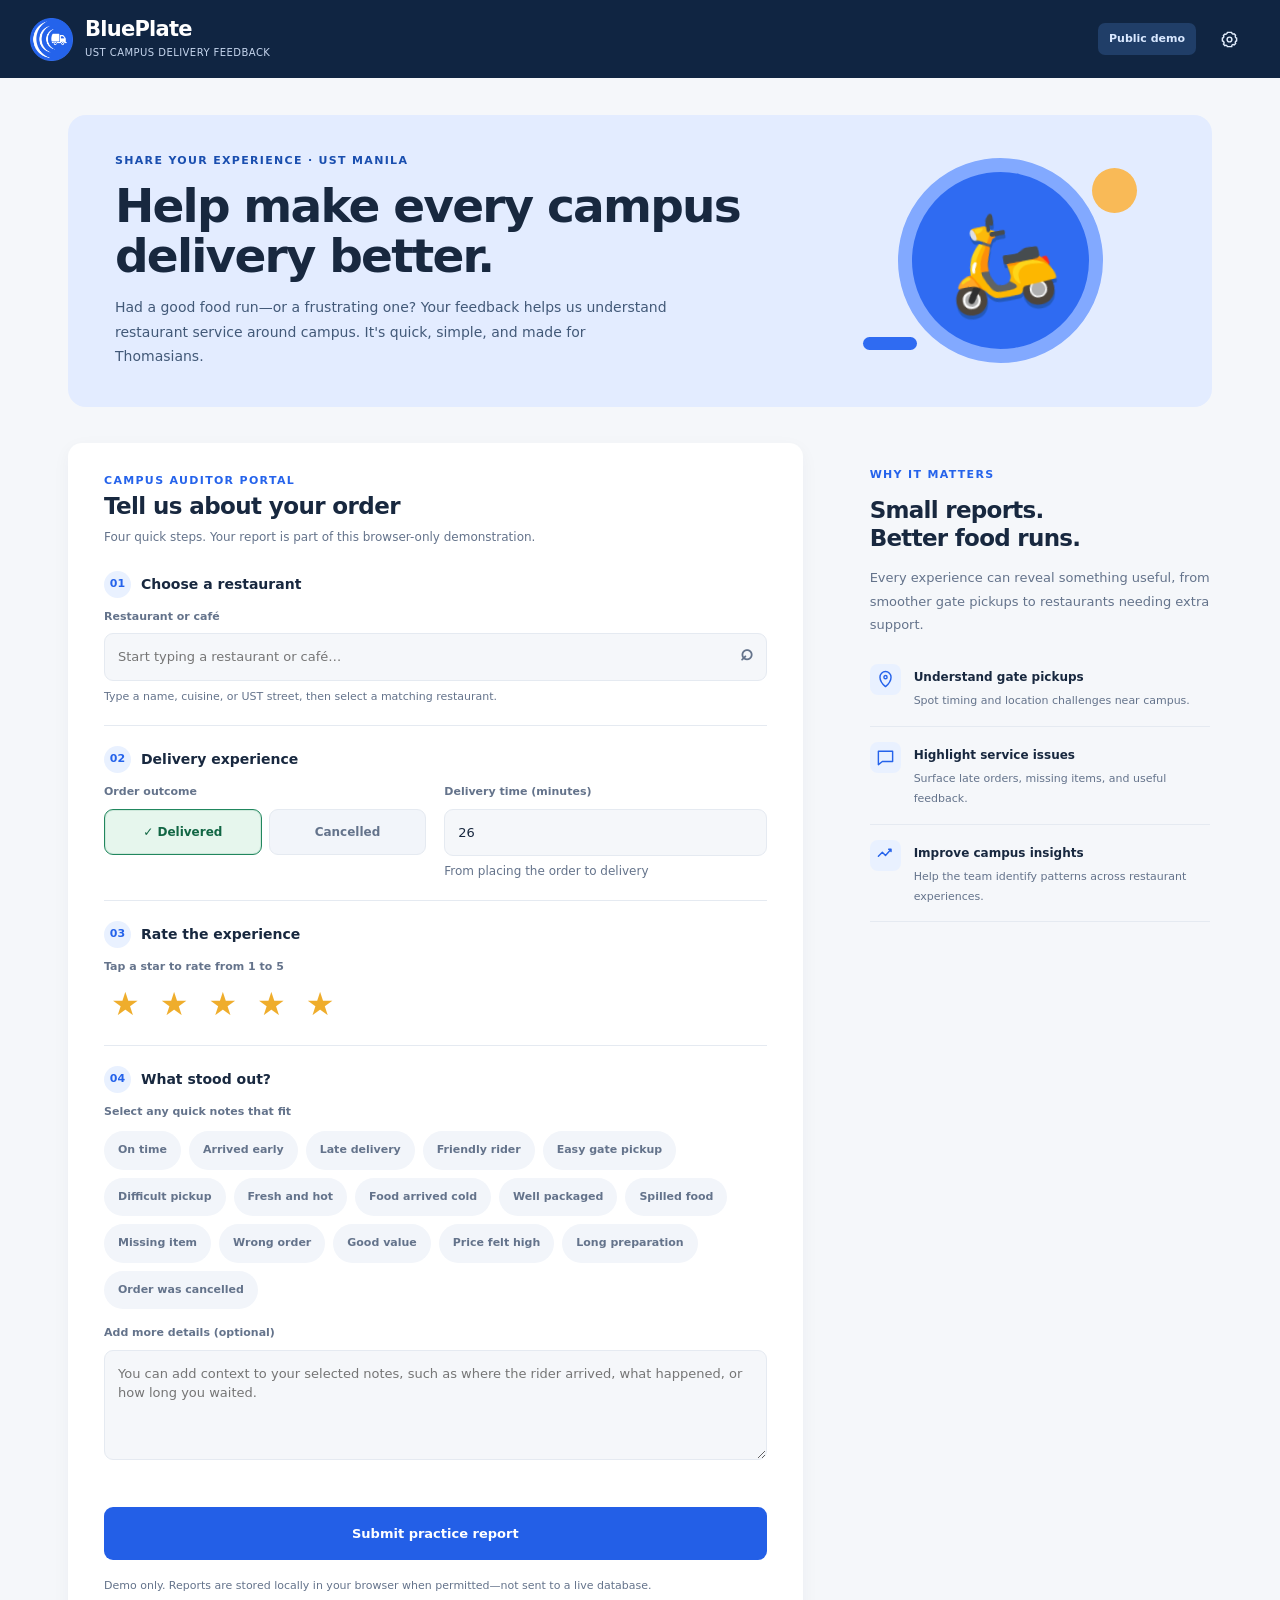
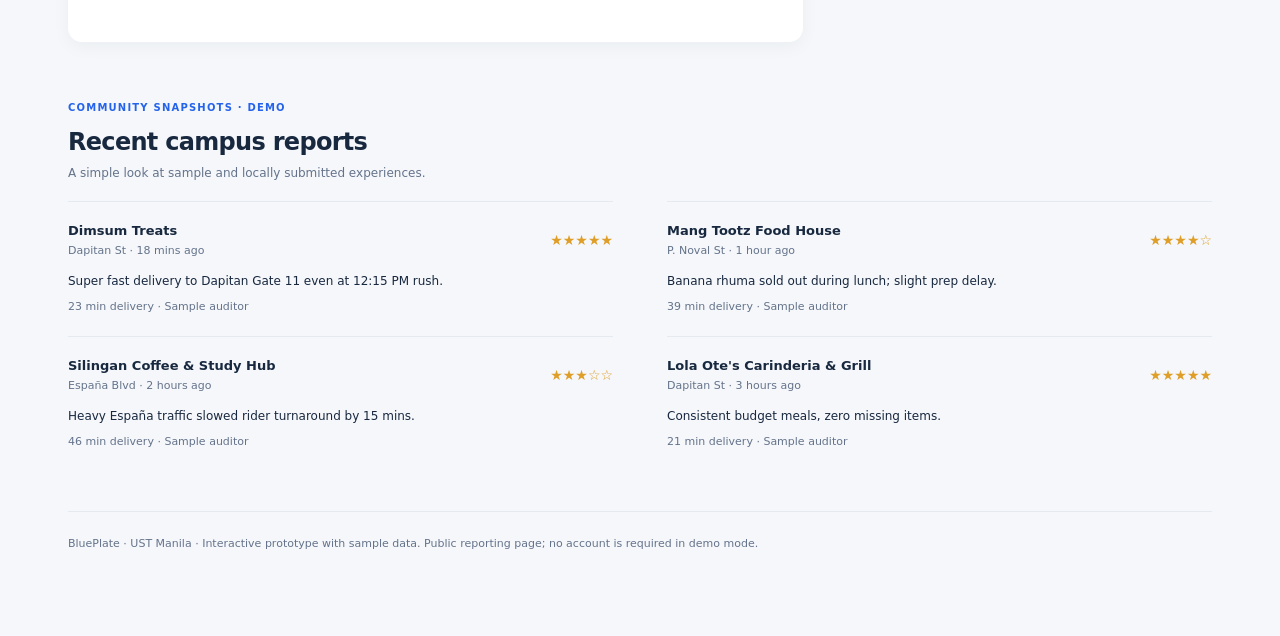
<file: index.html>
<!DOCTYPE html><html lang="en"><head><meta charset="UTF-8"><meta name="viewport" content="width=device-width,initial-scale=1"><meta name="theme-color" content="#102542"><link rel="icon" type="image/png" href="assets/blueplate-original-logo.png"><title>BluePlate | Campus Delivery Feedback</title><link rel="stylesheet" href="assets/style.css"><script>try{const v=localStorage.getItem('blueplate_theme_v4');document.documentElement.dataset.theme=v==='dark'||(v!=='light'&&matchMedia('(prefers-color-scheme:dark)').matches)?'dark':'light'}catch(e){}</script></head>
<body class="public-body" data-page="public">
<header class="topbar"><div class="topbar-inner"><a class="brand" href="./index.html"><img src="assets/blueplate-original-logo.png" alt="BluePlate logo"><div><strong>BluePlate</strong><span>UST CAMPUS DELIVERY FEEDBACK</span></div></a><div class="top-actions"><span class="header-chip">Public demo</span><div class="settings-anchor"><button id="settings-button" class="icon-button" aria-label="Settings" aria-haspopup="true" aria-expanded="false" title="Settings"><svg class="icon" viewBox="0 0 24 24"><circle cx="12" cy="12" r="3"/><path d="M19.4 15a1.7 1.7 0 0 0 .35 1.9l.05.05-2 2-.06-.05a1.7 1.7 0 0 0-1.85-.34 1.7 1.7 0 0 0-1.05 1.54V21H9.2v-.1a1.7 1.7 0 0 0-1.04-1.54 1.7 1.7 0 0 0-1.85.34l-.06.06-2-2 .05-.06A1.7 1.7 0 0 0 4.65 15 1.7 1.7 0 0 0 3.1 14H3v-4h.1A1.7 1.7 0 0 0 4.65 9a1.7 1.7 0 0 0-.35-1.9l-.05-.05 2-2 .06.05A1.7 1.7 0 0 0 8.16 5 1.7 1.7 0 0 0 9.2 3.5V3h5.6v.5A1.7 1.7 0 0 0 15.84 5a1.7 1.7 0 0 0 1.85-.34l.06-.06 2 2-.05.06a1.7 1.7 0 0 0-.35 1.9A1.7 1.7 0 0 0 20.9 10h.1v4h-.1A1.7 1.7 0 0 0 19.4 15Z"/></svg></button><div id="settings-popover" class="settings-popover hidden"><h3>Appearance</h3><div class="theme-choices"><button type="button" data-theme-choice="light">Light</button><button type="button" data-theme-choice="dark">Dark</button><button type="button" data-theme-choice="system">System</button></div><p class="settings-foot">Theme preference is saved in this browser.</p></div></div></div></div></header>
<main class="public-main">
<section class="public-hero"><div><div class="eyebrow">Share your experience · UST Manila</div><h1>Help make every campus delivery better.</h1><p>Had a good food run—or a frustrating one? Your feedback helps us understand restaurant service around campus. It's quick, simple, and made for Thomasians.</p></div><div class="hero-art" aria-hidden="true"><div class="hero-plate"><span class="food-emoji">🛵</span></div></div></section>
<div class="public-columns"><section class="public-form" id="report-form-section"><div class="eyebrow">Campus auditor portal</div><h2>Tell us about your order</h2><p class="subtitle">Four quick steps. Your report is part of this browser-only demonstration.</p>
<form id="audit-form">
<div class="form-section"><h3><span class="step">01</span> Choose a restaurant</h3><label class="form-label" for="audit-restaurant">Restaurant or café</label><select id="audit-restaurant" class="form-control" required></select></div>
<div class="form-section"><h3><span class="step">02</span> Delivery experience</h3><div class="form-row"><div><label class="form-label">Order outcome</label><div class="radio-row"><label><input type="radio" name="audit-cancelled" value="no" checked><span>Delivered</span></label><label><input type="radio" name="audit-cancelled" value="yes"><span>Cancelled</span></label></div></div><div><label class="form-label" for="audit-minutes">Delivery time (minutes)</label><input type="number" min="5" max="180" value="26" id="audit-minutes" class="form-control" required><p class="small muted" id="minutes-hint" style="margin:6px 0 0">From placing the order to delivery</p></div></div></div>
<div class="form-section"><h3><span class="step">03</span> Rate the experience</h3><label class="form-label" id="rating-label">Tap a star to rate from 1 to 5</label><div class="stars" id="stars" role="group" aria-labelledby="rating-label"><button class="star" type="button" data-star="1" aria-label="1 star">★</button><button class="star" type="button" data-star="2" aria-label="2 stars">★</button><button class="star" type="button" data-star="3" aria-label="3 stars">★</button><button class="star" type="button" data-star="4" aria-label="4 stars">★</button><button class="star" type="button" data-star="5" aria-label="5 stars">★</button></div><input type="hidden" id="rating-value" value="5"></div>
<div class="form-section"><h3><span class="step">04</span> What stood out?</h3><label class="form-label">Select any quick notes that fit</label><div id="quick-notes" class="tag-list" role="group" aria-label="Quick feedback notes"></div><label class="form-label" for="audit-details">Add more details (optional)</label><textarea id="audit-details" class="form-control" rows="4" maxlength="1000" placeholder="You can add context to your selected notes, such as where the rider arrived, what happened, or how long you waited."></textarea></div>
<button type="submit" class="submit-btn">Submit practice report</button><p class="demo-tip">Demo only. Reports are stored locally in your browser when permitted—not sent to a live database.</p>
</form></section><aside class="benefits"><div class="eyebrow">Why it matters</div><h2>Small reports.<br>Better food runs.</h2><p>Every experience can reveal something useful, from smoother gate pickups to restaurants needing extra support.</p><div class="benefit-line"><div class="mini-icon"><svg class="icon" viewBox="0 0 24 24"><path d="M12 21s7-6 7-12a7 7 0 1 0-14 0c0 6 7 12 7 12Z"/><circle cx="12" cy="9" r="2"/></svg></div><div><strong>Understand gate pickups</strong><p>Spot timing and location challenges near campus.</p></div></div><div class="benefit-line"><div class="mini-icon"><svg class="icon" viewBox="0 0 24 24"><path d="M3 4h18v13H8l-5 4V4Z"/></svg></div><div><strong>Highlight service issues</strong><p>Surface late orders, missing items, and useful feedback.</p></div></div><div class="benefit-line"><div class="mini-icon"><svg class="icon" viewBox="0 0 24 24"><path d="m3 13 5-5 4 4 7-8M16 4h3v3"/></svg></div><div><strong>Improve campus insights</strong><p>Help the team identify patterns across restaurant experiences.</p></div></div></aside></div>
<section class="recent-section" id="recent"><div class="section-tag">Community snapshots · demo</div><h2>Recent campus reports</h2><p class="small muted">A simple look at sample and locally submitted experiences.</p><div class="reviews" id="recent-reviews"></div></section>
<footer class="footer">BluePlate · UST Manila · Interactive prototype with sample data. Public reporting page; no account is required in demo mode.</footer>
</main><div class="toast-wrap" id="toasts" aria-live="polite"></div><script src="assets/sample-data.js"></script><script src="assets/app.js"></script></body></html>
</file>
<file: assets/style.css>
:root{color-scheme:light;--page:#f5f7fa;--paper:#fff;--paper-2:#eef3fb;--navy:#102542;--text:#18283f;--muted:#64738b;--border:#e5eaf1;--blue:#2563eb;--blue-weak:#e9f1ff;--teal:#008e80;--amber:#bc7a17;--red:#c73e51;--hover:#eef4fd;--sidebar:#fff;--chip:#f2f5fa;--shadow:0 5px 18px rgba(12,35,71,.045)}
html[data-theme='dark']{color-scheme:dark;--page:#111a28;--paper:#1a2638;--paper-2:#202e42;--navy:#0c1a2b;--text:#e9f0fa;--muted:#acbed4;--border:#34435a;--blue:#75a8ff;--blue-weak:#1d385c;--teal:#66d6bc;--amber:#f2c77a;--red:#fa8999;--hover:#253852;--sidebar:#142033;--chip:#24334a;--shadow:none}
*{box-sizing:border-box}html{scroll-behavior:smooth;scroll-padding-top:98px}body{margin:0;font-family:Inter,system-ui,-apple-system,sans-serif;background:var(--page);color:var(--text);line-height:1.5}button,input,select,textarea{font:inherit}button{cursor:pointer}a{color:inherit;text-decoration:none}button:focus-visible,input:focus-visible,select:focus-visible,textarea:focus-visible,a:focus-visible{outline:3px solid #4588eb;outline-offset:3px}button:disabled{opacity:.48;cursor:not-allowed}h1,h2,h3,p{margin-top:0}svg{display:block}img{max-width:100%}.hidden{display:none!important}.icon{height:19px;width:19px;stroke:currentColor;stroke-width:1.8;fill:none;stroke-linecap:round;stroke-linejoin:round}.eyebrow{font-size:11px;font-weight:800;letter-spacing:.12em;color:var(--blue);text-transform:uppercase}.muted{color:var(--muted)}.small{font-size:12px}.sr-only{position:absolute!important;width:1px;height:1px;padding:0;margin:-1px;overflow:hidden;clip:rect(0,0,0,0);white-space:nowrap;border:0}
.topbar{height:78px;background:var(--navy);color:#fff;position:sticky;top:0;z-index:30}.topbar-inner{max-width:1560px;height:100%;margin:auto;padding:0 30px;display:flex;align-items:center;justify-content:space-between;gap:20px}.brand{display:flex;align-items:center;gap:12px;min-width:0}.brand img{height:43px;width:43px;object-fit:contain}.brand strong{display:block;font-size:21px;font-weight:800;letter-spacing:-.75px;line-height:1.05;color:#fff}.brand span{display:block;font-size:10px;color:#c6d6ee;margin-top:5px;letter-spacing:.045em}.top-actions{display:flex;align-items:center;gap:12px}.header-chip{font-size:11px;color:#d9e8ff;background:#203e68;border-radius:7px;padding:8px 11px;font-weight:700;white-space:nowrap}.settings-anchor{position:relative}.icon-button{width:42px;height:42px;display:grid;place-items:center;border:0;background:transparent;border-radius:10px;color:var(--text)}.icon-button:hover,.icon-button[aria-expanded='true']{background:var(--hover)}.topbar .icon-button{color:#e2edfc}.topbar .icon-button:hover,.topbar .icon-button[aria-expanded='true']{background:#254267}.settings-popover{position:absolute;right:0;top:50px;width:225px;background:var(--paper);border:1px solid var(--border);border-radius:12px;padding:14px;box-shadow:0 18px 50px #0002;color:var(--text);z-index:50}.settings-popover h3{font-size:12px;margin:0 0 9px}.theme-choices{display:grid;grid-template-columns:repeat(3,1fr);gap:5px}.theme-choices button{padding:9px 4px;background:var(--chip);border:1px solid transparent;color:var(--muted);font-size:11px;border-radius:7px}.theme-choices button.active{background:var(--blue-weak);color:var(--blue);border-color:var(--blue);font-weight:800}.settings-foot{font-size:10px;color:var(--muted);margin:12px 0 0}.btn{border:0;border-radius:10px;background:var(--blue);color:#fff;padding:12px 17px;font-size:12px;font-weight:800}.btn:hover{filter:brightness(.94)}.btn.secondary{background:var(--paper);border:1px solid var(--border);color:var(--text)}.btn.solid-navy{background:#142d50;color:white}.pill{display:inline-flex;align-items:center;gap:6px;border-radius:6px;font-size:10px;padding:5px 8px;font-weight:800;letter-spacing:.01em}.pill.normal{background:#e2f5ec;color:#106c51}.pill.warning{background:#fff2db;color:#99620a}.pill.critical{background:#fee8e8;color:#b52538}html[data-theme='dark'] .pill.normal{background:#234a40;color:#a1f2d5}html[data-theme='dark'] .pill.warning{background:#503c20;color:#ffd59b}html[data-theme='dark'] .pill.critical{background:#54313b;color:#ffa6b4}.pill .dot{width:6px;height:6px;background:currentColor;border-radius:50%}
.admin-layout{display:grid;grid-template-columns:218px minmax(0,1fr);max-width:1560px;margin:auto;min-height:calc(100vh - 78px)}.sidebar{background:var(--sidebar);border-right:1px solid var(--border);padding:35px 17px}.sticky-sidebar{position:sticky;top:108px}.sidebar-label{font-size:10px;letter-spacing:.14em;color:var(--muted);font-weight:800;text-transform:uppercase;margin:0 12px 15px}.nav-link{display:flex;align-items:center;gap:12px;background:transparent;border:0;border-radius:9px;padding:13px;color:var(--muted);font-size:13px;font-weight:700;width:100%;margin:3px 0;text-align:left}.nav-link:hover{background:var(--hover);color:var(--text)}.nav-link.active{background:var(--blue-weak);color:var(--blue)}.nav-link.active:after{content:'';margin-left:auto;background:var(--blue);border-radius:50%;width:6px;height:6px}.sidebar-caption{font-size:11px;margin:26px 11px 0;color:var(--muted);line-height:1.7;border-top:1px solid var(--border);padding-top:22px}.main{padding:37px clamp(20px,3vw,45px) 80px;min-width:0}.section-tag{font-size:10px;text-transform:uppercase;font-weight:800;letter-spacing:.12em;color:var(--blue);margin-bottom:9px}.page-heading{display:flex;align-items:flex-start;justify-content:space-between;gap:20px;margin-bottom:29px}.page-heading h1{font-size:clamp(27px,2.7vw,36px);line-height:1.15;letter-spacing:-1.35px;font-weight:850;margin-bottom:8px}.page-heading p{font-size:13px;color:var(--muted);max-width:690px;margin-bottom:0}.page-actions{display:flex;gap:10px;flex-wrap:wrap}.kpis{display:grid;grid-template-columns:repeat(5,minmax(0,1fr));gap:12px;margin-bottom:35px}.kpi{padding:20px 16px;min-height:154px;background:var(--paper);border-radius:12px;box-shadow:var(--shadow);position:relative}.kpi .k-label{font-size:11px;color:var(--muted);font-weight:750;margin-bottom:18px}.kpi strong{display:block;font-size:31px;letter-spacing:-1px;line-height:1.1;margin-bottom:12px}.kpi .k-caption{font-size:11px;color:var(--muted)}.kpi .pill{position:absolute;top:14px;right:14px}.section-head{display:flex;justify-content:space-between;align-items:flex-end;gap:12px;margin:32px 0 13px}.section-head h2{font-size:20px;letter-spacing:-.65px;margin-bottom:3px}.section-head p{font-size:12px;color:var(--muted);margin-bottom:0}.charts{display:grid;grid-template-columns:1fr 1fr;gap:14px}.chart-panel{background:var(--paper);border-radius:12px;padding:22px 20px;box-shadow:var(--shadow);min-width:0}.chart-panel h3{font-size:13px;margin-bottom:4px}.chart-panel p{font-size:11px;color:var(--muted);margin-bottom:14px}.chart-box{height:255px;position:relative}.chart-panel.span2{grid-column:1 / -1}.chart-panel.span2 .chart-box{height:205px}.alert-list{background:var(--paper);border-radius:12px;padding:0 22px;box-shadow:var(--shadow)}.alert-row{display:flex;justify-content:space-between;align-items:center;gap:15px;padding:19px 0;border-bottom:1px solid var(--border)}.alert-row:last-child{border-bottom:0}.alert-main h3{font-size:13px;margin-bottom:3px}.alert-main p{font-size:12px;color:var(--muted);margin:7px 0 0}.alert-meta{font-size:11px;color:var(--muted)}.alert-actions{display:flex;align-items:center;gap:7px;flex-wrap:wrap}.tiny-btn{padding:9px 12px;font-size:11px;border:1px solid var(--border);background:var(--paper-2);color:var(--text);border-radius:7px;font-weight:700}.tiny-btn.primary{color:var(--blue);background:var(--blue-weak);border-color:transparent}.note-composer{display:flex;align-items:center;gap:12px;margin-top:19px;flex-wrap:wrap}.note-composer select{min-width:170px}.note-composer input{flex:1;min-width:260px}.field{background:var(--paper);border:1px solid var(--border);border-radius:9px;color:var(--text);padding:12px 13px;font-size:13px;min-width:0}.field::placeholder{color:var(--muted)}.notes-list{margin-top:15px}.note-item{display:flex;gap:9px;padding:8px 0;font-size:12px;color:var(--muted);line-height:1.5}.note-item strong{color:var(--text);min-width:85px}.directory{background:var(--paper);border-radius:12px;overflow:hidden;box-shadow:var(--shadow)}.directory-toolbar{padding:20px 22px 14px;display:flex;align-items:center;justify-content:space-between;gap:15px;flex-wrap:wrap}.directory-toolbar h3{font-size:15px;margin:0}.directory-toolbar p{font-size:11px;color:var(--muted);margin:3px 0 0}.tools{display:flex;gap:5px;align-items:center;position:relative}.tool-popup{position:absolute;z-index:12;right:0;top:49px;background:var(--paper);padding:18px;border:1px solid var(--border);border-radius:11px;box-shadow:0 13px 35px #0002;width:min(290px,90vw)}.tool-popup label{display:block;color:var(--muted);font-size:11px;font-weight:750;margin:4px 0 6px}.tool-popup .field{width:100%;margin-bottom:11px}.tool-popup .btn{width:100%}.search-strip{padding:0 22px 15px;display:flex;gap:12px;align-items:center}.search-strip .field{width:100%}.search-strip .icon-button{flex:none}.filter-summary{font-size:11px;color:var(--muted);border-top:1px solid var(--border);padding:10px 22px}.table-wrap{overflow-x:auto}table{border-collapse:collapse;width:100%;text-align:left}th{background:var(--paper-2);font-size:10px;letter-spacing:.06em;color:var(--muted);text-transform:uppercase;padding:13px 16px;white-space:nowrap}td{padding:17px 16px;border-top:1px solid var(--border);font-size:12px;white-space:nowrap}td strong{font-size:12px}.cell-sub{font-size:10px;color:var(--muted);margin-top:4px}.table-wrap tbody tr:hover{background:var(--hover)}.sort-desc{color:var(--muted);font-size:11px}.empty{padding:35px;text-align:center;color:var(--muted);font-size:13px}.notice{color:var(--muted);font-size:11px;margin:24px 0;max-width:780px;line-height:1.65}.footer{font-size:11px;color:var(--muted);padding:24px 0;border-top:1px solid var(--border);margin-top:40px}
/* Public reporting experience: open, flat surfaces and a separate editorial review stream */
.public-body{background:var(--page)}.public-main{max-width:1200px;margin:0 auto;padding:37px 28px 60px}.public-hero{background:#e3ecff;border-radius:18px;display:grid;grid-template-columns:minmax(0,1fr) 310px;align-items:center;min-height:265px;padding:38px 47px;margin-bottom:36px;overflow:hidden}html[data-theme='dark'] .public-hero{background:#233a5b}.public-hero h1{font-size:clamp(30px,3.8vw,47px);line-height:1.08;letter-spacing:-1.8px;max-width:630px;margin:11px 0 13px}.public-hero p{color:#425978;max-width:560px;font-size:14px;line-height:1.75;margin:0}html[data-theme='dark'] .public-hero p{color:#c8d9ef}.hero-art{position:relative;width:290px;height:200px;display:flex;align-items:center;justify-content:center}.hero-plate{width:205px;height:205px;background:#2f6bf2;border-radius:50%;display:grid;place-items:center;color:#fff;border:14px solid #82a9ff;transform:rotate(-9deg)}.hero-plate .food-emoji{font-size:91px;filter:drop-shadow(0 4px 0 #2359bb)}.hero-art:before{content:'';position:absolute;width:45px;height:45px;border-radius:50%;background:#f9ba57;top:7px;right:8px}.hero-art:after{content:'';position:absolute;width:54px;height:13px;background:#2f6bf2;bottom:11px;left:8px;border-radius:8px}.public-hero .eyebrow{color:#194eaf}.public-columns{display:grid;grid-template-columns:minmax(0,1.6fr) minmax(230px,.75fr);gap:65px;align-items:start}.public-form{background:var(--paper);padding:30px 36px 35px;border-radius:14px;box-shadow:var(--shadow)}.public-form h2{font-size:23px;letter-spacing:-.6px;margin-bottom:4px}.public-form .subtitle{font-size:12px;color:var(--muted);margin:0 0 25px}.form-section{padding:20px 0;border-top:1px solid var(--border)}.form-section:first-child{padding-top:0;border-top:0}.form-section h3{font-size:14px;display:flex;gap:10px;align-items:center;margin-bottom:11px}.step{background:var(--blue-weak);color:var(--blue);display:inline-grid;place-items:center;width:27px;height:27px;border-radius:50%;font-size:11px;font-weight:800;flex:none}.form-label{display:block;font-size:11px;color:var(--muted);font-weight:700;margin-bottom:8px}.form-control{width:100%;background:var(--page);border:1px solid var(--border);color:var(--text);padding:13px;border-radius:9px;font-size:13px}.form-row{display:grid;grid-template-columns:1fr 1fr;gap:18px}.radio-row{display:grid;grid-template-columns:1fr 1fr;gap:7px}.radio-row label{position:relative;cursor:pointer}.radio-row input{position:absolute;opacity:0;pointer-events:none}.radio-row span{display:block;text-align:center;padding:13px 9px;border-radius:9px;background:var(--chip);color:var(--muted);font-size:12px;font-weight:750;border:1px solid var(--border)}.radio-row input:checked+span{background:var(--blue-weak);color:var(--blue);border-color:var(--blue)}.radio-row input:focus-visible+span{outline:3px solid var(--blue)}.stars{display:flex;align-items:center;gap:6px;margin-top:2px}.star{font-size:32px;color:#b6c0cf;background:none;border:0;padding:3px 7px;line-height:1.1}.star.filled{color:#efad2c}html[data-theme='dark'] .star.filled{color:#ffd070}.tag-list{display:flex;gap:8px;flex-wrap:wrap;margin:11px 0 16px}.tag{background:var(--chip);color:var(--muted);border:1px solid transparent;border-radius:30px;font-size:11px;font-weight:700;padding:10px 13px}.tag:hover{background:var(--blue-weak);color:var(--blue)}.tag.selected{background:var(--blue-weak);color:var(--blue);border-color:var(--blue)}.detail-caption{font-size:12px;color:var(--muted);margin:14px 0 7px}.public-form textarea{min-height:110px;resize:vertical}.submit-btn{background:#235fe7;color:#fff;border:0;width:100%;border-radius:9px;padding:17px;font-size:13px;font-weight:800;margin-top:20px}.submit-btn:hover{background:#1751d0}.benefits{padding:24px 2px}.benefits h2{font-size:23px;letter-spacing:-.7px;line-height:1.2;margin:14px 0}.benefits p{font-size:13px;color:var(--muted);line-height:1.8}.benefit-line{padding:15px 0;border-bottom:1px solid var(--border);display:flex;gap:13px;align-items:flex-start}.benefit-line .mini-icon{display:grid;place-items:center;flex:none;width:31px;height:31px;border-radius:8px;background:var(--blue-weak);color:var(--blue)}.benefit-line strong{font-size:12px}.benefit-line p{font-size:11px;margin:3px 0 0}.recent-section{margin-top:58px}.recent-section h2{font-size:24px;letter-spacing:-.7px;margin-bottom:4px}.reviews{margin-top:19px;display:grid;grid-template-columns:repeat(2,minmax(0,1fr));column-gap:54px}.review{padding:19px 0 20px;border-top:1px solid var(--border)}.review-head{display:flex;align-items:center;justify-content:space-between;gap:12px}.review-name{font-size:13px;font-weight:800}.review-meta{font-size:11px;color:var(--muted);margin-top:3px}.review-rating{color:#df9e27;font-size:14px;font-weight:800;white-space:nowrap}.review p{font-size:12px;line-height:1.7;color:var(--text);margin:11px 0 0;overflow-wrap:anywhere}.review-tags{font-size:11px;color:var(--muted);margin-top:8px}.demo-tip{font-size:11px;color:var(--muted);line-height:1.7;margin-top:17px}.toast-wrap{position:fixed;right:21px;bottom:23px;z-index:90;display:flex;flex-direction:column;gap:10px;max-width:min(400px,calc(100vw - 36px))}.toast{padding:13px 16px;border-radius:10px;background:#163453;color:white;box-shadow:0 8px 25px #0002;font-size:12px;display:flex;align-items:center;gap:15px}.toast button{margin-left:auto;border:0;color:#fff;background:none;font-weight:800;font-size:16px}
@media(max-width:1160px){.kpis{grid-template-columns:repeat(3,1fr)}.admin-layout{grid-template-columns:184px minmax(0,1fr)}.main{padding:26px}.public-columns{gap:35px}}
@media(max-width:850px){.admin-layout{display:block}.sidebar{padding:10px 16px;border-right:0;border-bottom:1px solid var(--border)}.sticky-sidebar{position:static;display:flex;align-items:center;gap:6px;overflow-x:auto}.sidebar-label,.sidebar-caption{display:none}.nav-link{width:auto;margin:0;white-space:nowrap;padding:11px 13px}.nav-link.active:after{display:none}.charts{grid-template-columns:1fr}.chart-panel.span2{grid-column:auto}.public-hero{grid-template-columns:1fr 180px;padding:30px}.hero-art{width:180px;height:170px}.hero-plate{width:150px;height:150px}.hero-plate .food-emoji{font-size:70px}.public-columns{grid-template-columns:1fr}.benefits{display:none}.public-main{padding:24px}.public-form{padding:26px}}
@media(max-width:600px){.topbar{height:69px}.topbar-inner{padding:0 14px}.brand img{width:38px;height:38px}.brand strong{font-size:19px}.brand span{font-size:9px}.header-chip{font-size:9px;padding:7px}.kpis{grid-template-columns:repeat(2,1fr);gap:9px}.kpi{min-height:133px;padding:17px 12px}.kpi:last-child{grid-column:1/-1}.kpi strong{font-size:26px}.kpi .pill{top:8px;right:7px;font-size:8px}.main{padding:22px 16px 55px}.page-heading{display:block}.page-heading .page-actions{margin-top:20px}.chart-box{height:225px}.public-main{padding:16px 12px 50px}.public-hero{grid-template-columns:1fr;padding:27px 22px;min-height:0}.public-hero h1{font-size:32px}.hero-art{display:none}.public-form{padding:23px 18px}.form-row{grid-template-columns:1fr}.reviews{grid-template-columns:1fr}.directory-toolbar{padding:17px}.note-composer input{min-width:100%}}


/* Compact click-to-cycle restaurant sorting menu */
#sort-popover{width:min(272px,90vw);padding:12px;}
.sort-menu-heading{font-size:12px;font-weight:800;color:var(--text);padding:5px 8px 10px;}
.sort-menu-list{display:flex;flex-direction:column;gap:2px;}
.sort-choice{display:flex;align-items:center;justify-content:space-between;gap:12px;width:100%;text-align:left;padding:10px 11px;color:var(--text);background:transparent;border:0;border-radius:8px;cursor:pointer;}
.sort-choice:hover,.sort-choice:focus-visible{background:var(--hover);}
.sort-choice:focus-visible{outline:2px solid var(--blue);outline-offset:1px;}
.sort-choice.is-active{color:var(--blue);background:var(--blue-weak);}
.sort-choice-main{display:flex;flex-direction:column;gap:3px;}
.sort-choice-name{font-size:12px;font-weight:750;}
.sort-choice-mode{font-size:10px;line-height:1.35;color:var(--muted);}
.sort-choice.is-active .sort-choice-mode{color:var(--blue);}
.sort-choice-check{font-size:16px;font-weight:800;opacity:0;}
.sort-choice.is-active .sort-choice-check{opacity:1;}
.sort-menu-hint{font-size:10px;color:var(--muted);line-height:1.5;padding:11px 8px 4px;border-top:1px solid var(--border);margin-top:8px;}

/* Preserve the public hero eyebrow's light-blue color in dark mode. */
:root[data-theme="dark"] .public-hero .eyebrow{color:#BFDBFE;}


/* Flat, custom selection menus for Alerts, Manager Notes and Restaurant Filters. */
select.bp-native-select{display:none!important}
.bp-compact-select{position:relative;min-width:0;color:var(--text);}
.bp-select-trigger{display:flex;align-items:center;justify-content:space-between;gap:15px;width:100%;min-height:43px;text-align:left;font-weight:700;font-size:12px;white-space:nowrap;cursor:pointer;}
.bp-select-trigger:hover,.bp-select-trigger[aria-expanded='true']{background:var(--hover);border-color:var(--blue);}
.bp-select-value{min-width:0;overflow:hidden;text-overflow:ellipsis;}
.bp-select-chevron{font-size:18px;line-height:.75;color:var(--muted);transition:transform .16s ease;flex:none;}
.bp-select-trigger[aria-expanded='true'] .bp-select-chevron{transform:rotate(180deg)}
.bp-option-menu{position:absolute;z-index:80;left:0;top:calc(100% + 6px);width:max-content;min-width:100%;max-width:min(295px,87vw);max-height:245px;overflow-y:auto;padding:7px;background:var(--paper);border:1px solid var(--border);border-radius:10px;box-shadow:0 14px 32px rgba(9,26,53,.17);}
.bp-option-choice{display:flex;align-items:center;justify-content:space-between;gap:20px;width:100%;min-height:38px;background:transparent;color:var(--text);border:0;border-radius:7px;text-align:left;white-space:nowrap;padding:9px 11px;font-size:12px;cursor:pointer;}
.bp-option-choice:hover,.bp-option-choice:focus-visible{background:var(--hover);}
.bp-option-choice.is-selected{background:var(--blue-weak);color:var(--blue);font-weight:750;}
.bp-option-check{opacity:0;font-size:14px;font-weight:800;}
.bp-option-choice.is-selected .bp-option-check{opacity:1;}
#alert-filter + .bp-compact-select{min-width:148px;}
.note-composer .bp-compact-select{min-width:170px;}
#filter-popover .bp-compact-select{width:100%;margin-bottom:11px;}
#filter-popover .bp-option-menu{min-width:100%;width:100%;}
#filter-popover{overflow:visible;}
/* Avoid cutting off the in-page menus at the restaurant directory edge. */
#restaurants .directory{overflow:visible;}
#restaurants .table-wrap{border-radius:0 0 12px 12px;}
html[data-theme='dark'] .bp-option-menu{box-shadow:0 14px 32px rgba(0,0,0,.38);}
@media(max-width:600px){#alert-filter + .bp-compact-select{min-width:138px;}.note-composer .bp-compact-select{width:100%;}}


/* Public portal: searchable restaurant suggestions. Original select stays in DOM for report IDs. */
#audit-restaurant.bp-restaurant-native{display:none!important;}
.bp-restaurant-picker{position:relative;min-width:0;}
.bp-restaurant-search{padding-right:39px;background-image:none;}
.bp-restaurant-picker::after{content:'⌕';pointer-events:none;position:absolute;right:14px;top:9px;font-size:22px;font-weight:600;color:var(--muted);line-height:1;}
.bp-restaurant-picker.is-selected::after{content:'✓';font-size:16px;top:14px;color:#168665;}
html[data-theme='dark'] .bp-restaurant-picker.is-selected::after{color:#75e1bc;}
.bp-restaurant-search:focus{outline:2px solid var(--blue);outline-offset:1px;border-color:var(--blue);}
.bp-restaurant-hint{font-size:11px;line-height:1.6;color:var(--muted);margin:7px 0 0;}
.bp-restaurant-picker.is-selected .bp-restaurant-hint{color:#167452;}
html[data-theme='dark'] .bp-restaurant-picker.is-selected .bp-restaurant-hint{color:#8fe9bd;}
.bp-restaurant-suggestions{position:absolute;z-index:75;top:calc(100% - 19px);left:0;right:0;max-height:280px;overflow-y:auto;padding:7px;background:var(--paper);border:1px solid var(--border);border-radius:10px;box-shadow:0 16px 36px rgba(11,35,64,.2);}
.bp-restaurant-suggestions.hidden{display:none!important;}
.bp-restaurant-menu-label,.bp-restaurant-more{padding:7px 10px;font-size:10px;color:var(--muted);font-weight:750;}
.bp-restaurant-choice{padding:11px 12px;display:flex;flex-direction:column;gap:4px;cursor:pointer;border-radius:8px;outline:none;}
.bp-restaurant-choice strong{font-size:12px;font-weight:750;color:var(--text);}
.bp-restaurant-choice span{font-size:11px;line-height:1.4;color:var(--muted);}
.bp-restaurant-choice:hover,.bp-restaurant-choice.is-active{background:var(--blue-weak);}
.bp-restaurant-choice:hover strong,.bp-restaurant-choice.is-active strong{color:var(--blue);}
.bp-restaurant-no-matches{padding:14px 12px;font-size:12px;line-height:1.6;color:var(--muted);}
html[data-theme='dark'] .bp-restaurant-suggestions{box-shadow:0 16px 36px rgba(0,0,0,.43);}

/* Public order-outcome controls: green for Delivered, coral for Cancelled. */
.radio-row input[value='no']:checked+span{background:#e6f6ed;color:#116644;border-color:#21875e;box-shadow:inset 0 0 0 1px rgba(33,135,94,.12);}
.radio-row input[value='yes']:checked+span{background:#ffebee;color:#a7283b;border-color:#d64e63;box-shadow:inset 0 0 0 1px rgba(214,78,99,.12);}
.radio-row input[value='no']:checked+span::before{content:'✓ ';font-weight:900;}
.radio-row input[value='yes']:checked+span::before{content:'× ';font-weight:900;}
.radio-row label:hover span{filter:brightness(.98);}
.radio-row input:focus-visible+span{outline:3px solid var(--blue);outline-offset:2px;}
html[data-theme='dark'] .radio-row input[value='no']:checked+span{background:#174236;color:#9cf1c9;border-color:#58ca9b;box-shadow:none;}
html[data-theme='dark'] .radio-row input[value='yes']:checked+span{background:#512632;color:#ffc0c9;border-color:#f47b90;box-shadow:none;}
html[data-theme='dark'] .radio-row label:hover span{filter:brightness(1.07);}


/* BluePlate v6: shared reporting period and export actions. */
.bp-period-toolbar{margin:20px 0 23px;padding:17px 19px;border:1px solid var(--border);border-radius:12px;background:var(--paper);}
.bp-period-top{display:flex;align-items:center;justify-content:space-between;gap:18px;flex-wrap:wrap;}
.bp-feature-title{font-size:13px;font-weight:800;color:var(--text);}
.bp-feature-description{font-size:11px;line-height:1.6;color:var(--muted);margin:5px 0 0;max-width:700px;}
.bp-period-tabs{display:flex;padding:4px;gap:3px;background:var(--paper-2);border:1px solid var(--border);border-radius:10px;flex-wrap:wrap;}
.bp-period-tabs button{border:0;background:transparent;color:var(--muted);padding:9px 12px;border-radius:7px;font-size:12px;font-weight:700;cursor:pointer;}
.bp-period-tabs button.is-active{color:var(--blue);background:var(--blue-weak);}
.bp-period-tabs button:focus-visible,.bp-export-controls button:focus-visible{outline:2px solid var(--blue);outline-offset:2px;}
.bp-custom-dates{margin-top:16px;padding-top:15px;border-top:1px solid var(--border);display:flex;gap:10px;align-items:end;flex-wrap:wrap;}
.bp-custom-dates label{font-size:11px;font-weight:750;color:var(--muted);display:flex;flex-direction:column;gap:6px;}
.bp-custom-dates .field{min-height:39px;}
.bp-export-controls{display:flex;gap:8px;flex-wrap:wrap;margin-left:auto;}
.bp-export-controls .btn{font-size:11px;min-height:37px;}
.bp-restaurant-detail-link{border:0;padding:3px 0;background:transparent;color:var(--blue);font:inherit;font-weight:800;text-align:left;cursor:pointer;}
.bp-restaurant-detail-link span{font-size:11px;margin-left:3px;opacity:.8;}
.bp-restaurant-detail-link:hover{text-decoration:underline;text-underline-offset:3px;}
.bp-restaurant-detail-link:focus-visible{outline:2px solid var(--blue);outline-offset:3px;border-radius:3px;}

/* Restaurant detail dialog. */
.bp-detail-dialog{width:min(760px,calc(100vw - 32px));max-height:min(88vh,850px);overflow-y:auto;border:1px solid var(--border);border-radius:16px;background:var(--paper);color:var(--text);padding:0;box-shadow:0 24px 70px rgba(0,0,0,.28);}
.bp-detail-dialog::backdrop{background:rgba(8,22,43,.68);backdrop-filter:blur(3px);}
.bp-detail-content{padding:27px 30px 30px;}
.bp-detail-head{display:flex;justify-content:space-between;gap:18px;align-items:flex-start;}
.bp-detail-head h2{font-size:25px;letter-spacing:-.6px;margin:8px 0 6px;line-height:1.2;}
.bp-detail-head p{font-size:12px;color:var(--muted);margin:0;line-height:1.5;}
.bp-detail-close{border:1px solid var(--border);background:var(--paper-2);color:var(--text);width:35px;height:35px;flex:none;border-radius:8px;cursor:pointer;font-size:22px;}
.bp-detail-close:hover{background:var(--hover);}
.bp-detail-meta{display:flex;flex-wrap:wrap;gap:7px;margin-top:20px;}
.bp-detail-meta span{padding:7px 10px;background:var(--paper-2);border:1px solid var(--border);border-radius:7px;font-size:11px;color:var(--muted);}
.bp-detail-metrics{margin-top:23px;display:grid;grid-template-columns:repeat(4,minmax(0,1fr));gap:9px;}
.bp-detail-metrics>div{padding:14px 12px;display:flex;flex-direction:column;align-items:flex-start;gap:8px;border:1px solid var(--border);border-radius:10px;background:var(--paper-2);min-width:0;}
.bp-detail-metrics span:not(.pill){font-size:11px;color:var(--muted);}
.bp-detail-metrics strong{font-size:21px;letter-spacing:-.5px;white-space:nowrap;}
.bp-detail-metrics small{color:var(--muted);font-size:10px;line-height:1.5;}
.bp-detail-metrics .pill{position:static;}
.bp-detail-comparison{margin-top:20px;padding:15px 16px;background:var(--blue-weak);border-radius:9px;border:1px solid var(--border);}
.bp-detail-comparison strong{font-size:12px;}
.bp-detail-comparison p{font-size:12px;line-height:1.65;color:var(--text);margin:6px 0 0;}
.bp-detail-trend{margin-top:23px;}
.bp-trend-sparkline{display:block;width:100%;height:105px;color:var(--blue);background:var(--paper-2);border:1px solid var(--border);border-radius:9px;margin-top:12px;padding:8px;}
.bp-detail-foot{display:grid;grid-template-columns:1fr 1fr;gap:12px;margin-top:18px;}
.bp-detail-foot>div{display:flex;flex-direction:column;padding:13px 15px;border:1px solid var(--border);border-radius:9px;gap:3px;}
.bp-detail-foot strong{font-size:20px;}
.bp-detail-foot span{font-size:11px;color:var(--muted);}
.bp-detail-report-list{margin-top:19px;}
.bp-detail-report-list>strong{font-size:12px;}
.bp-detail-report-list p{color:var(--muted);font-size:11px;line-height:1.5;margin:7px 0;}

/* Auditor success confirmation. */
.bp-report-success{padding:18px 2px 3px;text-align:center;}
.bp-success-icon{display:grid;place-items:center;width:58px;height:58px;margin:0 auto 14px;border-radius:50%;font-size:26px;font-weight:900;color:#146b4b;background:#def8e8;border:1px solid #8dd9b4;}
.bp-report-success h3{font-size:23px;margin:0;letter-spacing:-.4px;outline:none;}
.bp-success-sub{font-size:12px;color:var(--muted);line-height:1.65;max-width:430px;margin:10px auto 18px;}
.bp-report-success dl{margin:0 0 18px;border:1px solid var(--border);border-radius:10px;overflow:hidden;text-align:left;}
.bp-report-success dl>div{padding:12px 14px;display:grid;grid-template-columns:110px minmax(0,1fr);gap:12px;border-bottom:1px solid var(--border);font-size:12px;}
.bp-report-success dl>div:last-child{border-bottom:0;}
.bp-report-success dt{color:var(--muted);}
.bp-report-success dd{margin:0;font-weight:700;overflow-wrap:anywhere;}
.bp-report-success .bp-result-delivered{color:#17855c;}
.bp-report-success .bp-result-cancelled{color:#c43b53;}
html[data-theme='dark'] .bp-success-icon{color:#8fecc4;background:#144735;border-color:#297d59;}
html[data-theme='dark'] .bp-report-success .bp-result-delivered{color:#88e6b9;}
html[data-theme='dark'] .bp-report-success .bp-result-cancelled{color:#ffadbc;}
@media(max-width:850px){.bp-detail-metrics{grid-template-columns:repeat(2,minmax(0,1fr));}}
@media(max-width:600px){.bp-period-toolbar{padding:14px 12px;}.bp-period-tabs{width:100%;}.bp-period-tabs button{flex:1;padding:9px 7px;}.bp-custom-dates label{flex:1;min-width:120px;}.bp-export-controls{width:100%;margin:10px 0 0;}.bp-export-controls button{flex:1;}.bp-detail-content{padding:20px 17px;}.bp-detail-head h2{font-size:21px;}.bp-detail-metrics{grid-template-columns:repeat(2,minmax(0,1fr));}.bp-report-success dl>div{grid-template-columns:96px minmax(0,1fr);}}

/* Balance the six summary cards in two rows on larger screens. */
@media(min-width:601px){.kpis{grid-template-columns:repeat(3,minmax(0,1fr));}}

/* BluePlate V7: semantic KPI colors, not position-based decorative backgrounds.
   INFO: neutral counts; NORMAL: green; WARNING: amber; CRITICAL: red. */
.kpi{border:1px solid var(--border);}
.kpi--info{background:#f0f4fa;border-color:#e0e8f3;}
.kpi--normal{background:#e9f7f0;border-color:#ccead9;}
.kpi--warning{background:#fff3e1;border-color:#f4dfb9;}
.kpi--critical{background:#fff0f1;border-color:#f5ced4;}
html[data-theme='dark'] .kpi--info{background:#1e2e42;border-color:#354960;}
html[data-theme='dark'] .kpi--normal{background:#1c3b33;border-color:#326353;}
html[data-theme='dark'] .kpi--warning{background:#3d3223;border-color:#665131;}
html[data-theme='dark'] .kpi--critical{background:#402a33;border-color:#75414d;}

/* BluePlate V8: Manager Action Log and linked follow-ups. */
.bp-action-form{margin-top:16px;padding:21px 22px;border:1px solid var(--border);border-radius:13px;background:var(--paper);box-shadow:var(--shadow);}
.bp-action-fields{display:grid;grid-template-columns:repeat(2,minmax(0,1fr));gap:16px 18px;align-items:start;}
.bp-action-field{display:flex;flex-direction:column;gap:7px;min-width:0;position:relative;}
.bp-action-field>label,.bp-action-field>label:first-child,.bp-action-field>label[for]{font-size:11px;color:var(--muted);font-weight:750;}
.bp-action-field .field{width:100%;min-height:42px;}
.bp-action-field .bp-compact-select{width:100%;min-width:0;}
.bp-action-field .bp-option-menu{min-width:100%;max-width:100%;}
.bp-action-optional{font-size:10px;font-weight:500;color:var(--muted);}
.bp-action-restaurant{z-index:11;}
.bp-action-restaurant input{padding-right:27px;}
.bp-action-restaurant input.bp-action-valid{border-color:#34966e;}
html[data-theme='dark'] .bp-action-restaurant input.bp-action-valid{border-color:#6fd6aa;}
.bp-action-hint{font-size:10px;line-height:1.55;color:var(--muted);}
.bp-action-suggestions{position:absolute;z-index:85;top:69px;left:0;right:0;background:var(--paper);border:1px solid var(--border);border-radius:10px;box-shadow:0 17px 40px rgba(10,25,46,.20);max-height:250px;overflow:auto;padding:6px;}
.bp-action-suggestion-caption{font-weight:800;font-size:10px;color:var(--muted);padding:8px 9px 5px;}
.bp-action-suggestion{display:flex;width:100%;background:transparent;border:0;cursor:pointer;border-radius:7px;color:var(--text);flex-direction:column;gap:4px;padding:10px;text-align:left;}
.bp-action-suggestion strong{font-size:12px;}
.bp-action-suggestion span{font-size:10px;color:var(--muted);}
.bp-action-suggestion:hover,.bp-action-suggestion.is-active{background:var(--blue-weak);}
.bp-action-none{font-size:11px;padding:12px;color:var(--muted);line-height:1.5;}
.bp-action-message{margin-top:18px;}
.bp-action-message textarea{font-family:inherit;resize:vertical;line-height:1.6;min-height:99px;}
.bp-action-buttons{display:flex;align-items:center;gap:10px;flex-wrap:wrap;margin-top:16px;}
.bp-action-buttons .btn{min-height:39px;}
.bp-action-link-clear{font-size:11px;font-weight:750;border:none;padding:10px;background:transparent;color:var(--blue);cursor:pointer;}
.bp-action-linked{display:flex;gap:6px;flex-direction:column;padding:13px 15px;border:1px solid var(--border);border-left:3px solid var(--blue);border-radius:8px;background:var(--blue-weak);margin-bottom:17px;}
.bp-action-linked strong{color:var(--text);font-size:12px;}
.bp-action-linked span{font-size:11px;color:var(--muted);line-height:1.5;}
.bp-log-toolbar{margin-top:24px;padding:0 0 14px;border-bottom:1px solid var(--border);}
.bp-log-top{display:flex;justify-content:space-between;align-items:flex-start;gap:14px;flex-wrap:wrap;}
.bp-log-top h3{font-size:16px;margin:0;}
.bp-log-top p{font-size:11px;color:var(--muted);margin:5px 0 0;}
.bp-log-counts{display:flex;gap:7px;flex-wrap:wrap;}
.bp-action-stat{border:1px solid var(--border);border-radius:99px;padding:7px 10px;font-size:10px;font-weight:800;background:var(--paper-2);color:var(--muted);}
.bp-action-stat--open{color:#875c21;background:#fff4df;border-color:#ead5a9;}
.bp-action-stat--progress{color:#285ca8;background:#e7f1ff;border-color:#b9d4fa;}
.bp-action-stat--resolved{color:#16724a;background:#e7f7ef;border-color:#bde5d0;}
html[data-theme='dark'] .bp-action-stat--open{color:#ffd394;background:#3f3223;border-color:#775b35;}
html[data-theme='dark'] .bp-action-stat--progress{color:#add0ff;background:#233a5c;border-color:#3b5a83;}
html[data-theme='dark'] .bp-action-stat--resolved{color:#a2e9c4;background:#203e33;border-color:#396950;}
.bp-log-filters{display:grid;grid-template-columns:minmax(190px,1.45fr) minmax(135px,1fr) minmax(120px,.9fr) auto;align-items:end;gap:10px;margin-top:18px;}
.bp-log-filters .bp-compact-select{width:100%;}
.bp-log-filters #notes-clear-filters{min-height:42px;white-space:nowrap;}
.bp-action-list{display:grid;gap:12px;margin-top:15px;}
.bp-action-item{border:1px solid var(--border);background:var(--paper);border-radius:11px;padding:17px 19px;min-width:0;}
.bp-action-item-head{display:flex;align-items:flex-start;justify-content:space-between;gap:15px;flex-wrap:wrap;}
.bp-action-item-heading{display:flex;gap:6px;flex-direction:column;min-width:0;}
.bp-action-item-heading strong{font-size:14px;color:var(--text);overflow-wrap:anywhere;}
.bp-action-item-heading span{font-size:11px;color:var(--muted);}
.bp-action-item-text{font-size:12px;line-height:1.7;color:var(--text);margin:13px 0;white-space:normal;overflow-wrap:anywhere;}
.bp-action-alert-ref{font-size:10px;line-height:1.6;color:var(--blue);padding:9px 12px;background:var(--blue-weak);border-radius:7px;max-width:100%;overflow-wrap:anywhere;}
.bp-action-alert-ref span{color:var(--muted);}
.bp-action-item-foot{margin-top:15px;padding-top:12px;border-top:1px solid var(--border);display:flex;justify-content:space-between;align-items:center;gap:12px;flex-wrap:wrap;}
.bp-action-date{font-size:10px;color:var(--muted);line-height:1.5;}
.bp-action-item-actions{display:flex;align-items:center;gap:7px;flex-wrap:wrap;}
.bp-action-confirm-label{font-size:10px;color:var(--muted);font-weight:700;}
.bp-action-confirm-danger{background:#ffecef;color:#ae2846;border-color:#f2c7cf;}
html[data-theme='dark'] .bp-action-confirm-danger{background:#482b36;color:#ffc6d3;border-color:#795364;}
.bp-action-status-picker{position:relative;z-index:6;}
.bp-action-status{padding:8px 11px;border:1px solid var(--border);border-radius:99px;font-size:10px;font-weight:800;white-space:nowrap;background:var(--paper-2);cursor:pointer;}
.bp-action-status--open{color:#875c21;background:#fff4df;border-color:#ead5a9;}
.bp-action-status--in_progress{color:#285ca8;background:#e7f1ff;border-color:#b9d4fa;}
.bp-action-status--resolved{color:#16724a;background:#e7f7ef;border-color:#bde5d0;}
html[data-theme='dark'] .bp-action-status--open{color:#ffd394;background:#3f3223;border-color:#775b35;}
html[data-theme='dark'] .bp-action-status--in_progress{color:#add0ff;background:#233a5c;border-color:#3b5a83;}
html[data-theme='dark'] .bp-action-status--resolved{color:#a2e9c4;background:#203e33;border-color:#396950;}
.bp-action-status-menu{position:absolute;z-index:90;right:0;top:calc(100% + 6px);width:160px;padding:6px;border:1px solid var(--border);border-radius:9px;background:var(--paper);box-shadow:0 15px 30px rgba(0,0,0,.18);}
.bp-action-status-menu button{display:block;width:100%;border:0;border-radius:6px;background:transparent;color:var(--text);font-size:11px;text-align:left;padding:10px;cursor:pointer;}
.bp-action-status-menu button:hover,.bp-action-status-menu button[aria-checked='true']{background:var(--blue-weak);color:var(--blue);}
.bp-action-empty{padding:30px;text-align:center;color:var(--muted);border:1px dashed var(--border);border-radius:10px;font-size:12px;line-height:1.6;}
.bp-note-from-alert{border-color:var(--border);color:var(--blue);background:var(--blue-weak);}
.bp-action-form .field:focus-visible,.bp-action-status:focus-visible,.bp-action-item button:focus-visible,.bp-action-suggestion:focus-visible{outline:2px solid var(--blue);outline-offset:2px;}
html[data-theme='dark'] .bp-action-suggestions,html[data-theme='dark'] .bp-action-status-menu{box-shadow:0 17px 40px rgba(0,0,0,.43);}
@media(max-width:950px){.bp-log-filters{grid-template-columns:repeat(2,minmax(0,1fr))}.bp-log-filters #notes-clear-filters{justify-self:start;}}
@media(max-width:600px){.bp-action-form{padding:17px 15px}.bp-action-fields,.bp-log-filters{grid-template-columns:1fr}.bp-action-suggestions{top:69px}.bp-action-item{padding:14px}.bp-action-item-head{gap:10px}.bp-action-status-picker{margin-left:0}.bp-action-form .bp-option-menu{max-width:100%;}}
</file>
